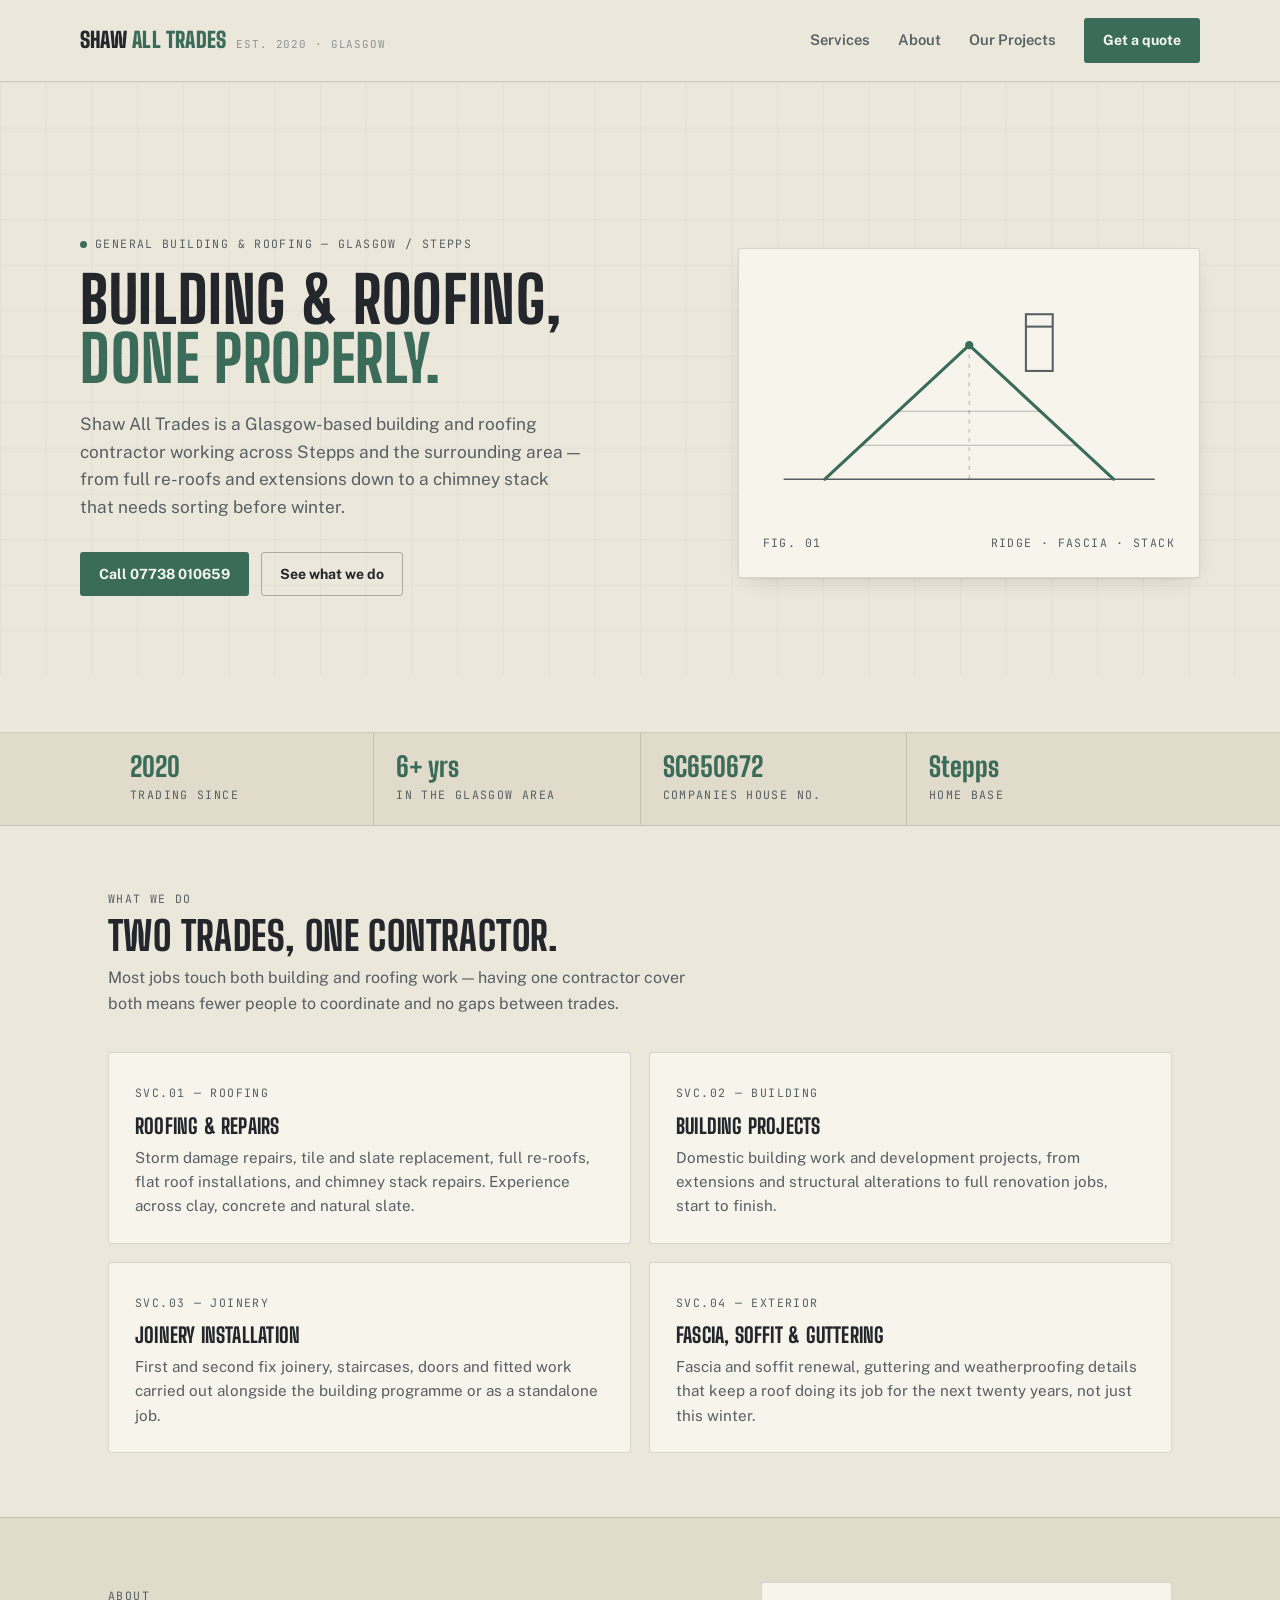
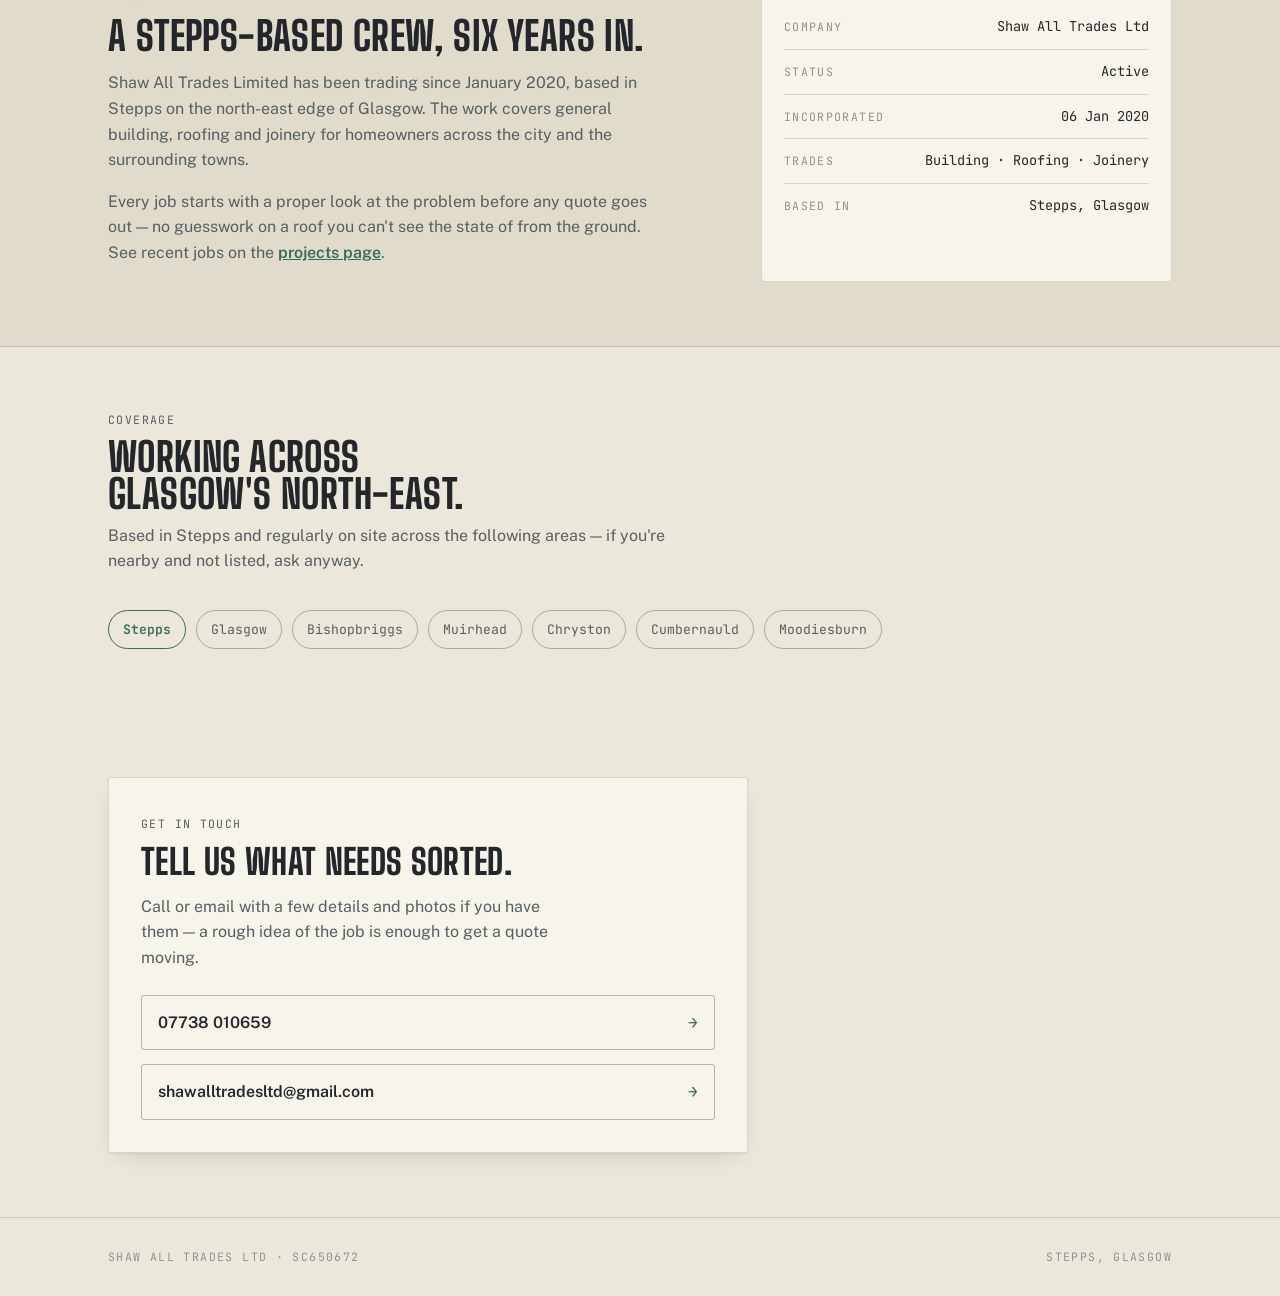
<file: index.html>
<!doctype html>
<html lang="en">
<head>
<meta charset="utf-8">
<meta name="viewport" content="width=device-width, initial-scale=1">
<title>Shaw All Trades — Building, Roofing &amp; Joinery, Glasgow</title>
<meta name="description" content="General building, roofing and joinery across Glasgow and Stepps.">
<link rel="preconnect" href="https://fonts.googleapis.com">
<link rel="preconnect" href="https://fonts.gstatic.com" crossorigin>
<link href="https://fonts.googleapis.com/css2?family=Big+Shoulders+Display:wght@600;700;800;900&family=Public+Sans:ital,wght@0,400;0,500;0,600;0,700;1,400&family=JetBrains+Mono:wght@400;500;600&display=swap" rel="stylesheet">
<link rel="stylesheet" href="assets/site.css">
</head>
<body>

<header>
  <div class="wrap header-row">
    <a class="brand" href="index.html">
      <span class="brand-mark">Shaw <span>All Trades</span></span>
      <span class="brand-tag mono">EST. 2020 &middot; GLASGOW</span>
    </a>
    <nav>
      <a href="index.html#services">Services</a>
      <a href="index.html#about">About</a>
      <a href="our-projects.html">Our Projects</a>
      <a href="index.html#contact" class="btn btn-primary">Get a quote</a>
    </nav>
  </div>
</header>

<main id="top">

  <section class="hero">
    <svg class="hero-grid" viewBox="0 0 1120 520" preserveAspectRatio="none" aria-hidden="true">
      <defs>
        <pattern id="grid" width="40" height="40" patternUnits="userSpaceOnUse">
          <path d="M40 0H0V40" fill="none" stroke="var(--line)" stroke-width="1"/>
        </pattern>
      </defs>
      <rect width="1120" height="520" fill="url(#grid)"/>
    </svg>

    <div class="wrap hero-inner">
      <div>
        <div class="eyebrow">
          <span class="eyebrow-dot"></span>
          <span class="label">General Building &amp; Roofing &mdash; Glasgow / Stepps</span>
        </div>
        <h1>Building &amp; roofing, <em>done properly.</em></h1>
        <p class="hero-sub">Shaw All Trades is a Glasgow-based building and roofing contractor working across Stepps and the surrounding area &mdash; from full re-roofs and extensions down to a chimney stack that needs sorting before winter.</p>
        <div class="hero-actions">
          <a class="btn btn-primary" href="tel:07738010659">Call 07738 010659</a>
          <a class="btn btn-ghost" href="index.html#services">See what we do</a>
        </div>
      </div>

      <div class="roofline-card">
        <svg class="roofline" viewBox="0 0 400 240" role="img" aria-label="Line drawing of a roof cross-section showing ridge, rafters, fascia and a chimney stack">
          <rect x="0" y="0" width="400" height="240" fill="none"/>
          <line x1="20" y1="200" x2="380" y2="200" stroke="var(--ink-soft)" stroke-width="1.5"/>
          <polyline points="60,200 200,70 340,200" fill="none" stroke="var(--accent)" stroke-width="3" stroke-linejoin="round" stroke-linecap="round"/>
          <line x1="200" y1="70" x2="200" y2="200" stroke="var(--line-strong)" stroke-width="1" stroke-dasharray="4 5"/>
          <line x1="95" y1="167" x2="305" y2="167" stroke="var(--line-strong)" stroke-width="1"/>
          <line x1="130" y1="134" x2="270" y2="134" stroke="var(--line-strong)" stroke-width="1"/>
          <rect x="255" y="40" width="26" height="55" fill="none" stroke="var(--ink-soft)" stroke-width="2"/>
          <line x1="255" y1="52" x2="281" y2="52" stroke="var(--ink-soft)" stroke-width="2"/>
          <circle cx="200" cy="70" r="4" fill="var(--accent)"/>
        </svg>
        <div class="roofline-caption mono">
          <span class="label">FIG. 01</span>
          <span class="label">RIDGE &middot; FASCIA &middot; STACK</span>
        </div>
      </div>
    </div>
  </section>

  <div class="stats">
    <div class="wrap">
      <div class="stats-row">
        <div class="stat">
          <div class="stat-value mono">2020</div>
          <div class="stat-label label">Trading since</div>
        </div>
        <div class="stat">
          <div class="stat-value mono">6+ yrs</div>
          <div class="stat-label label">In the Glasgow area</div>
        </div>
        <div class="stat">
          <div class="stat-value mono">SC650672</div>
          <div class="stat-label label">Companies House no.</div>
        </div>
        <div class="stat">
          <div class="stat-value mono">Stepps</div>
          <div class="stat-label label">Home base</div>
        </div>
      </div>
    </div>
  </div>

  <section id="services">
    <div class="wrap">
      <div class="section-head">
        <span class="label">What we do</span>
        <h2>Two trades, one contractor.</h2>
        <p>Most jobs touch both building and roofing work &mdash; having one contractor cover both means fewer people to coordinate and no gaps between trades.</p>
      </div>

      <div class="services-grid">
        <div class="service-card">
          <span class="service-tag mono label">SVC.01 &mdash; ROOFING</span>
          <h3>Roofing &amp; repairs</h3>
          <p>Storm damage repairs, tile and slate replacement, full re-roofs, flat roof installations, and chimney stack repairs. Experience across clay, concrete and natural slate.</p>
        </div>
        <div class="service-card">
          <span class="service-tag mono label">SVC.02 &mdash; BUILDING</span>
          <h3>Building projects</h3>
          <p>Domestic building work and development projects, from extensions and structural alterations to full renovation jobs, start to finish.</p>
        </div>
        <div class="service-card">
          <span class="service-tag mono label">SVC.03 &mdash; JOINERY</span>
          <h3>Joinery installation</h3>
          <p>First and second fix joinery, staircases, doors and fitted work carried out alongside the building programme or as a standalone job.</p>
        </div>
        <div class="service-card">
          <span class="service-tag mono label">SVC.04 &mdash; EXTERIOR</span>
          <h3>Fascia, soffit &amp; guttering</h3>
          <p>Fascia and soffit renewal, guttering and weatherproofing details that keep a roof doing its job for the next twenty years, not just this winter.</p>
        </div>
      </div>
    </div>
  </section>

  <section class="about" id="about">
    <div class="wrap about-grid">
      <div class="about-copy">
        <span class="label">About</span>
        <h2 style="margin-top:10px; font-size:clamp(1.8rem,3.4vw,2.5rem);">A Stepps-based crew, six years in.</h2>
        <p>Shaw All Trades Limited has been trading since January 2020, based in Stepps on the north-east edge of Glasgow. The work covers general building, roofing and joinery for homeowners across the city and the surrounding towns.</p>
        <p>Every job starts with a proper look at the problem before any quote goes out &mdash; no guesswork on a roof you can't see the state of from the ground. See recent jobs on the <a href="our-projects.html" style="color:var(--accent); font-weight:600;">projects page</a>.</p>
      </div>
      <div class="cert-card">
        <div class="cert-row"><span class="label">Company</span><span class="value">Shaw All Trades Ltd</span></div>
        <div class="cert-row"><span class="label">Status</span><span class="value">Active</span></div>
        <div class="cert-row"><span class="label">Incorporated</span><span class="value">06 Jan 2020</span></div>
        <div class="cert-row"><span class="label">Trades</span><span class="value">Building &middot; Roofing &middot; Joinery</span></div>
        <div class="cert-row"><span class="label">Based in</span><span class="value">Stepps, Glasgow</span></div>
      </div>
    </div>
  </section>

  <section id="area">
    <div class="wrap">
      <div class="section-head">
        <span class="label">Coverage</span>
        <h2>Working across Glasgow's north-east.</h2>
        <p>Based in Stepps and regularly on site across the following areas &mdash; if you're nearby and not listed, ask anyway.</p>
      </div>
      <div class="area-list">
        <span class="area-chip is-base">Stepps</span>
        <span class="area-chip">Glasgow</span>
        <span class="area-chip">Bishopbriggs</span>
        <span class="area-chip">Muirhead</span>
        <span class="area-chip">Chryston</span>
        <span class="area-chip">Cumbernauld</span>
        <span class="area-chip">Moodiesburn</span>
      </div>
    </div>
  </section>

  <section id="contact">
    <div class="wrap">
      <div class="contact-card" style="max-width:640px;">
        <span class="label">Get in touch</span>
        <h2 style="margin-top:10px;">Tell us what needs sorted.</h2>
        <p>Call or email with a few details and photos if you have them &mdash; a rough idea of the job is enough to get a quote moving.</p>
        <div class="contact-links">
          <a class="contact-link" href="tel:07738010659">
            <span>07738 010659</span>
            <span class="arrow">&rarr;</span>
          </a>
          <a class="contact-link" href="mailto:shawalltradesltd@gmail.com?subject=Quote%20request">
            <span>shawalltradesltd@gmail.com</span>
            <span class="arrow">&rarr;</span>
          </a>
        </div>
      </div>
    </div>
  </section>

</main>

<footer>
  <div class="wrap footer-row">
    <span class="label mono">SHAW ALL TRADES LTD &middot; SC650672</span>
    <span class="label">Stepps, Glasgow</span>
  </div>
</footer>

</body>
</html>
</file>
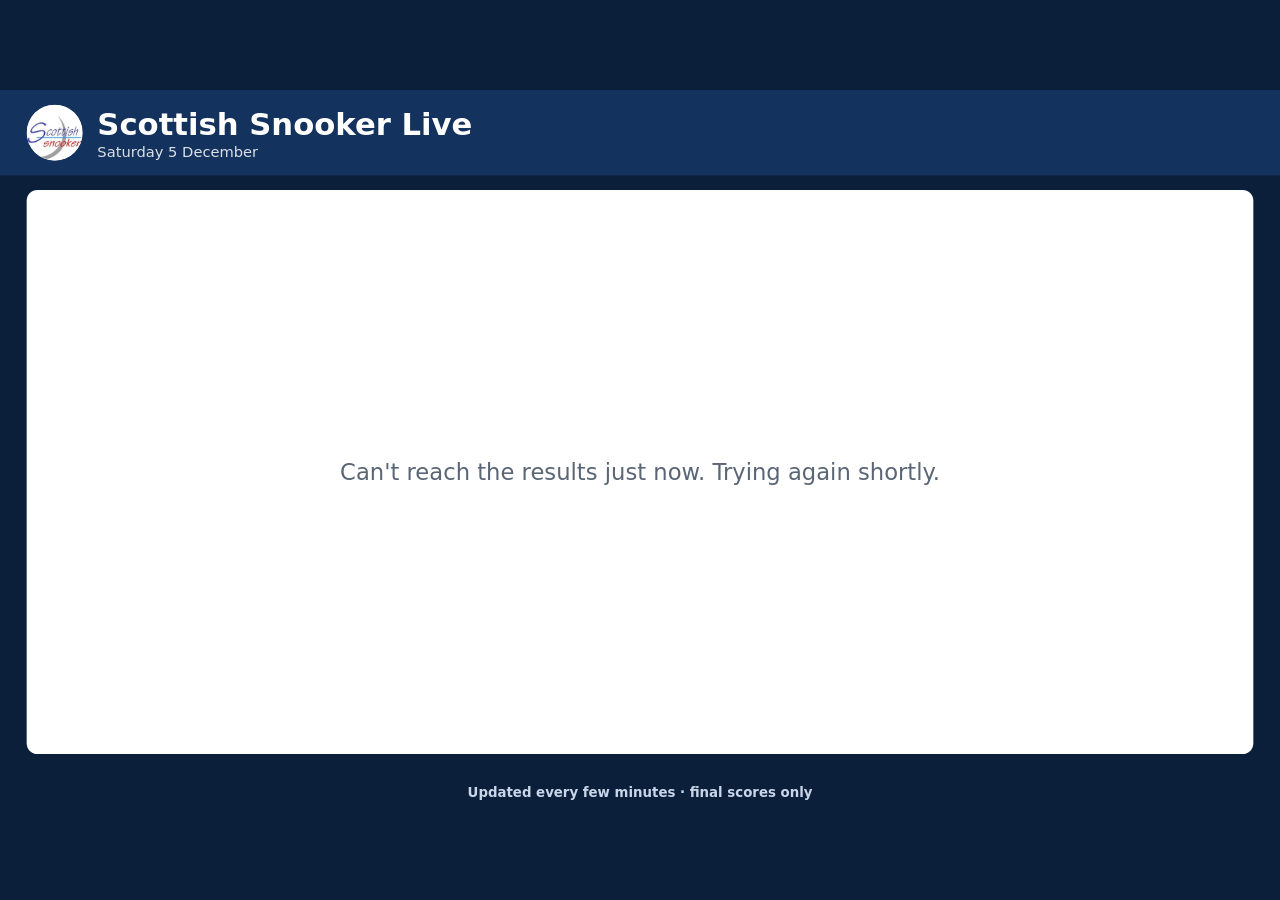
<file: ss-live-demo/index.html>
<!doctype html>
<html lang="en-GB">
<head>
<meta charset="utf-8">
<meta name="viewport" content="width=device-width,initial-scale=1">
<meta name="robots" content="noindex,nofollow">
<title>Scottish Snooker Live</title>
<link rel="icon" type="image/png" id="favicon">
<style>
*{box-sizing:border-box}
html,body{margin:0}
body{font-family:system-ui,-apple-system,"Segoe UI",Roboto,Arial,sans-serif;color:#16202c;background:#eef1f5;-webkit-text-size-adjust:100%}
.nar{font-family:"Arial Narrow","Roboto Condensed",Arial,sans-serif;font-weight:700}
.ball{display:inline-block;width:.8em;height:.8em;border-radius:50%;background:radial-gradient(circle at 32% 30%,rgba(255,255,255,.9) 0 .08em,transparent .14em),var(--b);box-shadow:inset -.1em -.15em .2em rgba(0,0,0,.35);vertical-align:-.05em;margin-right:.3em}
.live{display:inline-flex;align-items:center;gap:6px;font:700 .72rem system-ui,sans-serif;letter-spacing:.08em;color:#fff;background:#c8102e;border-radius:99px;padding:3px 9px}
.live:before{content:"";width:7px;height:7px;border-radius:50%;background:#fff}
.done-tag{display:inline-block;font:700 .72rem system-ui,sans-serif;letter-spacing:.08em;color:#fff;background:#1f6b3a;border-radius:99px;padding:3px 9px}
.ip{font:700 .7rem system-ui,sans-serif;text-transform:uppercase;letter-spacing:.05em;color:#c8102e;border:1.5px solid #c8102e;border-radius:99px;padding:2px 8px;white-space:nowrap}
.ip.st{color:#5a6676;border-color:#5a6676}
.century{font:700 .6rem system-ui,sans-serif;letter-spacing:.05em;text-transform:uppercase;padding:1px 7px;border-radius:99px;background:#fff1c2;color:#8a6100;border:1px solid #e0b000;margin-left:6px;vertical-align:middle;white-space:nowrap}
.century.max{background:linear-gradient(90deg,#b8860b,#f6d365,#b8860b);color:#2a1a00;border-color:#b8860b}
table.lg{border-collapse:collapse;width:100%}
table.lg th{font:600 .66rem system-ui,sans-serif;text-transform:uppercase;letter-spacing:.05em;color:#5a6676;text-align:left;padding:5px 6px;background:#f3f5f8}
table.lg td{padding:6px;border-top:1px solid #e3e7ee}
table.lg .n{text-align:right}
table.lg tr.q td{background:#e3efe6}
table.lg tr.q td:first-child{box-shadow:inset 3px 0 #1f6b3a}

/* ---------- phone / computer ---------- */
#phone{max-width:640px;margin:0 auto}
.top{background:#14325e;color:#fff;padding:12px 14px;display:flex;align-items:center;gap:10px}
.top img{width:42px;height:42px;border-radius:50%;background:#fff;flex:none}
.top b{font-size:1.2rem;display:block}
.top small{opacity:.8;font-size:.8rem}
.ev{background:#fff;margin:10px;border-radius:12px;border:1px solid #d3d9e2;overflow:hidden}
.evh{padding:12px 14px;border-top:5px solid var(--c,#151515)}
.evh h2{font-size:1.25rem;margin:6px 0 2px}
.evh p{margin:0;color:#5a6676;font-size:.86rem}
.tabs{display:flex;border-top:1px solid #e3e7ee;border-bottom:1px solid #e3e7ee;overflow-x:auto}
.tabs button{flex:1 0 auto;background:none;border:0;padding:10px 7px;font:600 .7rem system-ui,sans-serif;text-transform:uppercase;letter-spacing:.03em;color:#5a6676;cursor:pointer;white-space:nowrap}
.tabs button[aria-selected="true"]{color:#14325e;box-shadow:inset 0 -3px #14325e}
.sec{padding:12px 14px 4px;font:700 .74rem system-ui,sans-serif;text-transform:uppercase;letter-spacing:.06em;color:#5a6676}
.tb{display:flex;align-items:center;gap:10px;padding:10px 14px;border-top:1px solid #eef1f5}
.tno{font:700 .74rem system-ui,sans-serif;color:#fff;background:#1f6b3a;border-radius:6px;padding:4px 7px;min-width:64px;text-align:center;flex:none}
.tno.free{background:#9aa3af}
.tb .m{flex:1;font-size:.93rem;min-width:0}
.tb .m small{display:block;color:#5a6676;font-size:.76rem}
.nx{padding:2px 14px 12px;font-size:.88rem;line-height:1.6}
.gwrap{padding:0 8px 12px}
.gwrap h3{font-size:.95rem;margin:12px 6px 4px}
.res{display:flex;justify-content:space-between;gap:10px;padding:9px 14px;border-top:1px solid #eef1f5;font-size:.92rem}
.res small{display:block;color:#5a6676;font-size:.74rem}
.res .sc{font-size:1.15rem;white-space:nowrap}
.res .w{font-weight:700}
.rounds{display:flex;gap:6px;padding:10px 14px 4px;overflow-x:auto}
.rounds button{font:600 .78rem system-ui,sans-serif;border:1px solid #d3d9e2;background:#fff;border-radius:99px;padding:5px 11px;white-space:nowrap;color:#16202c;cursor:pointer}
.rounds button[aria-selected="true"]{background:#14325e;border-color:#14325e;color:#fff}
.mt{margin:8px 14px;border:1px solid #e3e7ee;border-radius:10px;overflow:hidden}
.mt.play{border-color:#c8102e;box-shadow:0 0 0 1px #c8102e}
.mh{display:flex;justify-content:space-between;align-items:center;padding:5px 10px;background:#f3f5f8}
.mh small{font-size:.76rem;color:#5a6676;font-weight:600}
.fin{font:700 .66rem system-ui,sans-serif;text-transform:uppercase;letter-spacing:.05em;color:#5a6676}
.pl{display:flex;justify-content:space-between;padding:7px 10px;border-top:1px solid #eef1f5;font-size:.95rem;background:#fff}
.pl b{font-size:1.1rem;min-width:1.2em;text-align:right}
.pl.w span{font-weight:700}.pl.w b{color:#1f6b3a}
.mt.done .pl:not(.w) span{color:#5a6676}
.mt.tbc .pl span{color:#5a6676;font-style:italic}
.winner{margin:12px 14px;padding:14px;border-radius:12px;background:linear-gradient(135deg,#fff7d6,#ffe9a8);border:2px solid #e0b000;text-align:center}
.winner b{display:block;font-size:1.5rem;margin:2px 0}
.winner span{font-size:.88rem;color:#5a3d00}
.up{display:flex;gap:10px;align-items:center;padding:12px 14px;border-top:1px solid #eef1f5}
.up:first-of-type{border-top:0}
.up b{font-size:1rem}.up small{display:block;color:#5a6676;font-size:.82rem}
.pagebar{background:#fff;padding:10px 12px;border-bottom:1px solid #e3e7ee;position:sticky;top:0;z-index:5;box-shadow:0 2px 6px rgba(20,50,94,.08)}
.pagebar p{margin:0;font:600 .82rem system-ui,sans-serif;color:#14325e}
.pills{display:flex;gap:6px;flex-wrap:wrap;margin-top:8px}
.pills button{border:0;border-radius:99px;padding:6px 11px;font:600 .78rem system-ui,sans-serif;background:#eef1f6;color:#14325e;cursor:pointer}
.pills button[aria-pressed="true"]{background:#14325e;color:#fff}
.foot{text-align:center;color:#5a6676;font-size:.8rem;padding:10px 12px 22px;line-height:1.5}
.empty{padding:14px;color:#5a6676;font-style:italic}

/* ---------- TV (designed at 1920 x 1080, scaled to fit) ---------- */
#tvbox{position:fixed;inset:0;background:#0b1f3a;overflow:hidden}
#tv{position:absolute;left:0;top:0;width:1920px;height:1080px;transform-origin:0 0;color:#fff}
#tv .hd{display:flex;align-items:center;gap:22px;padding:20px 40px;background:#14325e;height:128px}
#tv .hd img{width:84px;height:84px;border-radius:50%;background:#fff}
#tv .hd h1{font-size:46px;margin:0;white-space:nowrap;overflow:hidden;text-overflow:ellipsis;max-width:1500px}
#tv .hd p{margin:2px 0 0;font-size:22px;opacity:.85}
#tv .hd .live,#tv .hd .done-tag{font-size:18px;padding:6px 16px;margin-left:auto}
#tv .grid{display:grid;grid-template-columns:1.05fr 1.6fr .95fr;gap:24px;padding:22px 40px;height:890px}
#tv .card{background:#fff;color:#16202c;border-radius:16px;padding:16px 20px;overflow:hidden}
#tv .card h2{font-size:25px;margin:0 0 8px;color:#14325e;text-transform:uppercase;letter-spacing:.04em}
#tv .ttb{display:flex;align-items:center;gap:12px;padding:8px 0;border-top:1px solid #e3e7ee;font-size:20px;line-height:1.2}
#tv .ttb .tno{font-size:16px;padding:5px 8px;min-width:88px}
#tv .ttb .m{flex:1;min-width:0}
#tv .ttb small{display:block;font-size:14px;color:#5a6676}
#tv .ip{font-size:14px}
#tv .gg{display:grid;grid-template-columns:1fr 1fr;gap:14px 18px}
#tv .gg h3{margin:0 0 4px;font-size:19px}
#tv .gg table.lg{font-size:17px}
#tv .gg table.lg td{padding:4px 6px}
#tv .gg table.lg th{font-size:11px;padding:3px 6px}
#tv .rr{display:flex;justify-content:space-between;gap:10px;padding:8px 0;border-top:1px solid #e3e7ee;font-size:19px}
#tv .rr small{display:block;font-size:13px;color:#5a6676}
#tv .rr .sc{font-size:23px;white-space:nowrap}
#tv .hb{margin-top:16px;background:#fff1c2;border:2px solid #e0b000;border-radius:12px;padding:12px 16px;font-size:21px;text-align:center;color:#16202c}
#tv .hb b{display:block;font-size:46px}
#tv .note5{position:absolute;left:40px;right:40px;bottom:14px;font-size:20px;color:#c9d6ea;text-align:center}
#tv .kwrap{display:grid;grid-template-columns:1fr 380px;gap:24px;padding:22px 40px;height:890px}
#tv .br{background:#fff;color:#16202c;border-radius:16px;padding:14px 20px;display:grid;grid-template-columns:repeat(4,1fr);gap:22px}
#tv .col{display:flex;flex-direction:column;justify-content:space-around}
#tv .col h2{font-size:22px;color:#14325e;text-transform:uppercase;margin:0;letter-spacing:.04em}
#tv .lab{margin:0 0 3px;font:700 13px system-ui,sans-serif;text-transform:uppercase;letter-spacing:.05em;color:#5a6676;height:16px}
#tv .lab.play{color:#c8102e}
#tv .bx{border:1px solid #d3d9e2;border-radius:10px;overflow:hidden;font-size:18px}
#tv .bx div{display:flex;justify-content:space-between;padding:4px 10px}
#tv .bx div+div{border-top:1px solid #eef1f5}
#tv .bx b{font-size:21px}
#tv .bx .w{background:#e3efe6;font-weight:700}
#tv .bx .w b{color:#1f6b3a}
#tv .bx.play{border:3px solid #c8102e}
#tv .bx.tbc{border-style:dashed;color:#5a6676}
#tv .side{display:flex;flex-direction:column;gap:20px}
#tv .champ{background:linear-gradient(135deg,#fff7d6,#ffe9a8);border:3px solid #e0b000;border-radius:16px;padding:18px;text-align:center;color:#3a2a00}
#tv .champ b{display:block;font-size:44px;margin:4px 0}
#tv .champ span{font-size:20px}

/* players, notes */
.sumline{padding:12px 14px 0;font-size:.95rem}.sumline b{font-size:1.02rem}.sumline .sub{color:#5a6676;font-size:.85rem}
.pgrp{padding:4px 14px 10px}.pgrp h4{margin:10px 0 6px;font:700 .8rem system-ui,sans-serif;text-transform:uppercase;letter-spacing:.05em;display:flex;gap:8px;align-items:center}
.pgrp h4 .cnt,#tv .cnt{font:700 .72rem system-ui,sans-serif;border-radius:99px;padding:1px 8px;color:#fff;background:#1f6b3a}
.pgrp.h-coming h4 .cnt{background:#1d4f91}.pgrp.h-not h4 .cnt{background:#a8461c}.pgrp.h-wd h4 .cnt,.pgrp.h-ns h4 .cnt{background:#5a6676}
.names{columns:2;column-gap:16px;font-size:.92rem;line-height:1.75}.names span{display:block;break-inside:avoid}
.names.dim span,#tv .dim span{color:#5a6676}.names.strike span,#tv .strike span{color:#8a94a3;text-decoration:line-through}
.stale{margin:8px 0 0;padding:6px 10px;border-radius:8px;background:#fbe9e0;color:#a8461c;font-size:.84rem;font-weight:600}
.evfoot{margin:0;padding:8px 14px 10px;color:#5a6676;font-size:.76rem;border-top:1px solid #eef1f5}
#tv .pwrap{display:grid;grid-template-columns:1fr 440px;gap:24px;padding:22px 40px;height:890px}
#tv .tvbar{display:flex;align-items:center;gap:12px;padding:0 40px;height:64px;background:#fff;color:#14325e;font:600 22px system-ui,sans-serif}
#tv .tvbar .upd{margin-right:10px}
#tv .tvbar button{border:0;border-radius:99px;padding:8px 20px;font:600 22px system-ui,sans-serif;background:#eef1f6;color:#14325e;cursor:pointer}
#tv .tvbar button[aria-pressed="true"]{background:#14325e;color:#fff}
#tv .tvbar .hint{margin-left:auto;font-weight:400;color:#5a6676}
#tv.withbar .grid,#tv.withbar .pwrap,#tv.withbar .kwrap{height:826px}
#tv .pwrap h2{display:flex;gap:12px;align-items:center}#tv .cnt{font-size:18px;padding:2px 12px}
#tv .big{columns:3;column-gap:30px;font-size:26px;line-height:1.7}#tv .big span{display:block}
#tv .drawnext{font:700 34px "Arial Narrow",Arial,sans-serif;color:#14325e;text-align:center;margin-top:30px}
</style>
</head>
<body>
<div id="phone" hidden></div>
<div id="tvbox" hidden><div id="tv"></div></div>
<script>
"use strict";
/* Scottish Snooker Live: the public results page.
   Shows what the Tour Manager laptops send to the live results store (live/worker.mjs): final scores only,
   a few seconds after each save (at most every 3 minutes per event). It reads GET <store>/day/<today> every 30 seconds
   (with ?b=<20-second slot>, so the store's one-minute edge cache gives a copy at most 20 seconds old).
   Address options:  ?demo  a pretend Masters day instead of real results (?demo&speed=fast: an update every 20 seconds)
                     ?view=tv | ?view=phone  choose the layout (otherwise a wide screen gets the TV layout)
                     ?venue=Locarno  the TV shows only that venue's event (when several are on)
                     ?rotate  a TV nobody touches takes turns through the events, 30 seconds each (otherwise:
                              tap a venue button to switch)
                     ?store=https://…  read another store (for testing) */
const LOGO = "[data-uri]";
document.getElementById("favicon").href = LOGO;      // the logo is in the page once
const STORE_DEFAULT = "https://snooker-live.tom-shaw1968.workers.dev";
const QS = new URLSearchParams(location.search);
const DEMO = QS.has("demo") || !/^https?:/.test(QS.get("store") || STORE_DEFAULT);
const STORE = (QS.get("store") || STORE_DEFAULT).replace(/\/+$/, "");
const POLL_MS = 30000;                          // check for news every 30 seconds
const SLOT_MS = 20000;                          // a new address every 20 seconds, so the store's cached copy is at most that old
const BALL = { "main-tour":"#1f8a3c", masters:"#151515", seniors:"#1e5bd8", womens:"#ec6fa0", billiards:"#f4f1e6", u21:"#f6d32d", u18:"#7b4a1e", u14:"#c8102e", sotf:"#c8102e" };
const NOTE = "Updated every few minutes · final scores only";
const esc = s => String(s??"").replace(/[&<>"]/g,c=>({"&":"&amp;","<":"&lt;",">":"&gt;",'"':"&quot;"}[c]));
const $ = id => document.getElementById(id);
function ukDate(when = new Date()){
  const p = Object.fromEntries(new Intl.DateTimeFormat("en-GB",{ timeZone:"Europe/London", year:"numeric", month:"2-digit", day:"2-digit" }).formatToParts(when).map(x=>[x.type,x.value]));
  return `${p.year}-${p.month}-${p.day}`;
}
const longDay = d => d ? new Date(d+"T12:00:00").toLocaleDateString("en-GB",{weekday:"long",day:"numeric",month:"long"}) : "";
const hhmm = t => t ? new Date(t).toLocaleTimeString("en-GB",{hour:"2-digit",minute:"2-digit",timeZone:"Europe/London"}) : "";
const badge = v => v===147 ? `<span class="century max">Maximum</span>` : v>=100 ? `<span class="century">Century</span>` : "";
const surname = n => { const w = String(n).trim().split(/\s+/); return (w.length>1 ? w[w.length-1]+" "+w.slice(0,-1).join(" ") : w[0]).toLowerCase(); };
const bySurname = l => (l||[]).slice().sort((a,b)=>surname(a).localeCompare(surname(b),"en-GB"));
const scoreText = r => r.wo ? "w/o" : `${r.sa}–${r.sb}`;
const finalText = w => w && w.score ? ` ${w.score}` : "";
const kindName0 = e => e.kind==="qualifying" ? "Qualifying" : e.kind==="finals" ? "Finals" : e.stage==="knockout"||e.stage==="finished" ? "Knockout" : "Groups";
// "Masters Event 2 · Knockout", but just "Main Tour qualifying" when the name already says what kind it is
const evTitle = e => { const k = kindName0(e), n = String(e.name||""); return n.toLowerCase().includes(k.toLowerCase().replace(/s$/,"")) ? esc(n) : `${esc(n)} · ${k}`; };

/* ---------- getting the day's events ---------- */
let events = [], lastOk = null, lastErr = "", fetching = false;
async function load(){
  if (DEMO){ events = [demoMessage(Date.now())]; lastOk = Date.now(); lastErr = ""; return; }
  if (fetching) return; fetching = true;
  try{
    const r = await fetch(`${STORE}/day/${ukDate()}?b=${Math.floor(Date.now()/SLOT_MS)}`, { cache:"no-store" });
    const d = await r.json(); if (!d.ok) throw new Error(d.error || "no results");
    events = d.events || []; lastOk = Date.now(); lastErr = "";
  }catch(e){ lastErr = "Can't reach the results just now. Trying again shortly."; }
  finally{ fetching = false; }
}

/* ---------- phone / computer ---------- */
const view = {};       // per event: { tab, round, chosen }
function tabsFor(m){
  const t = [["players",`Players (${["here","coming","notHere"].reduce((n,k)=>n+(m.players?.[k]?.length||0),0)})`]];
  if (m.knockout) t.push(["ko", m.event.kind==="finals" ? "Draw" : "Knockout"]);
  if (m.event.stage!=="entries" && m.event.stage!=="finished") t.push(["tables","Tables"]);
  if ((m.groups||[]).length) t.push(["groups","Groups"]);
  if (m.event.stage!=="entries"){ t.push(["results","Results"]); t.push(["breaks","Breaks"]); }
  return t;
}
function defaultTab(m){ const s = m.event.stage; return s==="entries" ? "players" : m.knockout && (s==="knockout"||s==="finished") ? "ko" : s==="finished" ? "groups" : "tables"; }
function playersHtml(m){
  const P = m.players || {}, parts = [["here","Here","h-here",""],["coming","On their way","h-coming","dim"],["notHere","Not here yet","h-not","dim"],["withdrawn","Withdrawn","h-wd","strike"],["noShow","No show","h-ns","strike"]].filter(x=>(P[x[0]]||[]).length);
  if (!parts.length) return `<p class="empty">No players entered yet.</p>`;
  const sum = parts.map(([k,l])=>`${P[k].length} ${l.toLowerCase()}`).join(" · ");
  return `<div class="sumline"><b>${sum}</b>${m.event.stage==="entries" ? `<br><span class="sub">Players arriving. The ${m.event.kind==="finals" ? "draw" : "groups"} appear${m.event.kind==="finals"?"s":""} here once the draw is made.</span>` : ""}</div>
    ${parts.map(([k,l,c,d])=>`<div class="pgrp ${c}"><h4>${l} <span class="cnt">${P[k].length}</span></h4><div class="names ${d}">${bySurname(P[k]).map(n=>`<span>${esc(n)}</span>`).join("")}</div></div>`).join("")}`;
}
function leagueTable(rows){
  return `<table class="lg"><thead><tr><th>#</th><th>Player</th><th class="n">P</th><th class="n">W</th><th class="n">Pts</th><th class="n">f/d</th></tr></thead><tbody>${(rows||[]).map(r=>
    `<tr class="${r.q?"q":""}"><td>${r.pos??""}</td><td><b>${esc(r.name)}</b></td><td class="n">${r.p}</td><td class="n">${r.w}</td><td class="n"><b>${r.pts}</b></td><td class="n">${r.fd>0?"+":""}${r.fd}</td></tr>`).join("")}</tbody></table>`;
}
function koMatchPhone(x){
  const a = x.a || x.aFrom || "", b = x.b || x.bFrom || "", known = !!(x.a && x.b), st = x.status;
  const tag = st==="play" ? `<span class="ip" style="font-size:.66rem">In play</span>` : st==="done" ? `<span class="fin">Finished</span>` : `<span class="fin">${known ? "Next" : "To come"}</span>`;
  const where = x.table ? `${esc(x.table)}${st==="wait" ? " · next" : ""}` : "";
  const sc = side => st==="done" && !x.wo ? (side==="a" ? x.sa : x.sb) : st==="done" && x.wo ? (x.winner===(side==="a"?x.a:x.b) ? "w/o" : "") : "";
  return `<div class="mt ${st} ${known?"":"tbc"}"><div class="mh">${tag}<small>${where}</small></div>
    <div class="pl ${st==="done"&&x.winner===x.a?"w":""}"><span>${esc(a)}</span><b class="nar">${sc("a")}</b></div><div class="pl ${st==="done"&&x.winner===x.b?"w":""}"><span>${esc(b)}</span><b class="nar">${sc("b")}</b></div></div>`;
}
function eventCardPhone(m){
  const e = m.event, v = view[e.id] ||= { tab:null, round:null, chosen:false, roundChosen:false }, tabs = tabsFor(m);
  if (!v.chosen || !tabs.some(t=>t[0]===v.tab)) v.tab = defaultTab(m);
  const colour = BALL[e.comp] || "#14325e", over = e.stage==="finished";
  let body = "";
  if (v.tab==="players") body = playersHtml(m);
  if (v.tab==="tables"){
    body = `<div class="sec">On the tables now</div>${(m.tables||[]).length ? m.tables.map(t=>`<div class="tb"><span class="tno ${t.status==="free"?"free":""}">${esc(t.label)}</span>
      ${t.status==="play" ? `<div class="m"><b>${esc(t.a)}</b> v <b>${esc(t.b)}</b><small>${esc(t.stage)}</small></div><span class="ip">In play</span>` : `<div class="m"><small>Free</small></div>`}</div>`).join("") : `<p class="empty">No matches on yet.</p>`}
      <div class="sec">Next up</div><div class="nx">${(m.next||[]).slice(0,4).map(n=>`${esc(n.a)} v ${esc(n.b)} · ${esc(n.stage)}${n.table?` · ${esc(n.table)}`:""}`).join("<br>") || "Waiting for the next matches."}</div>`;
  }
  if (v.tab==="groups") body = `<div class="gwrap">${m.groups.map(g=>`<h3>Group ${esc(g.letter)}${g.done?` <span class="fin" style="margin-left:6px">Finished</span>`:""}</h3>${leagueTable(g.rows)}`).join("")}
      <p class="foot" style="padding-bottom:4px">2 points for a win. Green: in a qualifying place.</p></div>`;
  if (v.tab==="results") body = (m.results||[]).length ? m.results.map(r=>`<div class="res"><div><span class="${r.winner===r.a?"w":""}">${esc(r.a)}</span> v <span class="${r.winner===r.b?"w":""}">${esc(r.b)}</span><small>${esc(r.stage)}</small></div><b class="sc nar">${scoreText(r)}</b></div>`).join("")
      : `<p class="empty">No results yet.</p>`;
  if (v.tab==="breaks") body = (m.breaks||[]).length ? m.breaks.map(b=>`<div class="res"><div><b>${esc(b.player)}</b> v ${esc(b.opponent)}<small>${esc(b.stage)}</small></div><b class="sc nar">${b.value}${badge(b.value)}</b></div>`).join("")
      : `<p class="empty">No breaks of 40 or more yet.</p>`;
  if (v.tab==="ko"){
    const rounds = m.knockout.rounds || [], cur = rounds.findIndex(r=>r.matches.some(x=>x.status!=="done"));
    if (!v.roundChosen || v.round==null || v.round>=rounds.length) v.round = cur<0 ? rounds.length-1 : cur;
    body = `${m.winner ? `<div class="winner">Winner<b>${esc(m.winner.name)}</b><span>beat ${esc(m.winner.runnerUp)}${finalText(m.winner)} in the final</span></div>` : ""}
      <div class="rounds">${rounds.map((r,i)=>`<button data-ev="${esc(e.id)}" data-round="${i}" aria-selected="${i===v.round}" type="button">${esc(r.name)}</button>`).join("")}</div>
      ${(rounds[v.round]?.matches||[]).map(koMatchPhone).join("")}`;
  }
  const stale = !over && m.sent && Date.now() - Date.parse(m.sent) > 20*60000;
  return `<div class="ev" id="ev-${esc(e.id)}" style="--c:${colour}"><div class="evh">${over ? `<span class="done-tag">FINISHED</span>` : `<span class="live">LIVE${m.sent ? ` · last result ${hhmm(m.sent)}` : ""}</span>`}
      <h2><span class="ball" style="--b:${colour}"></span>${evTitle(e)}</h2>
      <p>${esc(e.venue)} · ${longDay(e.date)}${e.td?` · TD ${esc(e.td)}`:""}</p>
      ${over && !m.knockout && (m.groups||[]).length ? `<p style="margin-top:6px;color:#1f6b3a;font-weight:600">Finished: the qualifiers are in green on the Groups tab.</p>` : ""}
      ${stale ? `<p class="stale">Waiting for the venue's next update (last ${hhmm(m.sent)}).</p>` : ""}</div>
    <div class="tabs" role="tablist">${tabs.map(([k,l])=>`<button data-ev="${esc(e.id)}" data-tab="${k}" role="tab" aria-selected="${k===v.tab}" type="button">${l}</button>`).join("")}</div>
    ${body}<p class="evfoot">Last result ${hhmm(m.sent)}</p></div>`;
}
// A short name for each event's button: the venue, or the event's name when two are at the same venue
const pillName = (m, all) => { const v = String(m.event.venue||"").split(",")[0].trim(); return all.filter(x=>String(x.event.venue||"").split(",")[0].trim()===v).length>1 || !v ? `${m.event.name}${v ? " · " + v : ""}` : v; };
let picked = null;
function renderPhone(){
  const latest = events.map(m=>m.sent).filter(Boolean).sort().pop();
  if (!events.some(m=>m.event.id===picked)) picked = events[0]?.event.id || null;
  const bar = lastOk ? `<div class="pagebar"><p>Page updated ${hhmm(lastOk)}${events.length>1 ? ` · ${events.length} events on today` : ""}</p>
    ${events.length>1 ? `<div class="pills">${events.map(m=>`<button type="button" data-jump="${esc(m.event.id)}" aria-pressed="${m.event.id===picked}">${esc(pillName(m, events))}</button>`).join("")}</div>` : ""}</div>` : "";
  $("phone").innerHTML = `<div class="top"><img src="${LOGO}" alt=""><div><b>Scottish Snooker Live</b><small>Results through the day</small></div></div>
    ${bar}
    ${lastErr ? `<p class="stale" style="margin:10px">${esc(lastErr)}</p>` : ""}
    ${events.length ? events.map(eventCardPhone).join("") : lastOk ? `<div class="ev"><p class="empty" style="font-style:normal">No Scottish Snooker events have sent results today. On event days, results appear here as the day goes on.</p></div>` : `<p class="empty">Loading…</p>`}
    <div class="foot"><b>${NOTE}</b><br>${latest ? `Last update ${hhmm(latest)} · ` : ""}the page refreshes by itself
      ${DEMO ? `<br><span style="opacity:.75">Demo: the players and results are pretend.</span>` : ""}</div>`;
}

/* ---------- TV (designed at 1920 x 1080, scaled to fit) ---------- */
let tvIndex = 0, tvTurn = Date.now(), tvPick = null;
function renderTV(){
  let list = events; const venue = QS.get("venue");
  if (venue) list = list.filter(m=>String(m.event.venue).toLowerCase().includes(venue.toLowerCase()));
  if (!list.length){
    $("tv").classList.remove("withbar");
    $("tv").innerHTML = `<div class="hd"><img src="${LOGO}" alt=""><div><h1>Scottish Snooker Live</h1><p>${longDay(ukDate())}</p></div></div>
      <div class="grid" style="grid-template-columns:1fr"><div class="card" style="display:flex;align-items:center;justify-content:center;font-size:34px;color:#5a6676;text-align:center">${lastErr ? esc(lastErr) : "No results have been sent yet today.<br>They will appear here as the day goes on."}</div></div>
      <div class="note5"><b>${NOTE}</b></div>`;
    return;
  }
  // several events: tap a venue button to switch (with ?rotate, take turns, 30 seconds each)
  if (QS.has("rotate")){ if (Date.now() - tvTurn > 30000){ tvIndex++; tvTurn = Date.now(); } tvPick = list[tvIndex % list.length].event.id; }
  if (!list.some(x=>x.event.id===tvPick)) tvPick = list[0].event.id;
  const m = list.find(x=>x.event.id===tvPick), e = m.event, colour = BALL[e.comp] || "#14325e", over = e.stage==="finished";
  const bar = `<div class="tvbar"><span class="upd">Page updated ${hhmm(lastOk)}</span>${list.length>1 && !QS.has("rotate") ? list.map(x=>`<button type="button" data-tvpick="${esc(x.event.id)}" aria-pressed="${x.event.id===tvPick}">${esc(pillName(x, list))}</button>`).join("") + `<span class="hint">Tap a venue to switch</span>` : ""}</div>`;
  const head = `<div class="hd"><img src="${LOGO}" alt=""><div><h1><span class="ball" style="--b:${colour}"></span>${evTitle(e)}</h1>
    <p>${esc(e.venue)} · ${longDay(e.date)} · Scottish Snooker Live</p></div>${over ? `<span class="done-tag">FINISHED</span>` : `<span class="live">LIVE${m.sent ? ` · last result ${hhmm(m.sent)}` : ""}</span>`}</div>${bar}`;
  const foot = `<div class="note5"><b>${NOTE}</b> · last result ${hhmm(m.sent)}${DEMO ? ` · <span style="opacity:.7">demo: pretend players and results</span>` : ""}</div>`;
  const hb = m.breaks?.[0] ? `<div class="hb">Highest break today<b class="nar">${m.breaks[0].value}</b>${esc(m.breaks[0].player)}${badge(m.breaks[0].value)}</div>` : "";
  const tablesCard = n => `<div class="card"><h2 class="nar">On the tables</h2>${(m.tables||[]).filter(t=>t.status==="play").slice(0,n).map(t=>`<div class="ttb"><span class="tno">${esc(t.label)}</span><div class="m"><b>${esc(t.a)}</b><br><b>${esc(t.b)}</b><small>${esc(t.stage)}</small></div><span class="ip">In play</span></div>`).join("")
    || `<p style="font-size:20px;color:#5a6676">${over ? "All matches have been played." : "No matches on just now."}</p>`}
    ${!over && (m.next||[]).length ? `<h2 class="nar" style="margin-top:14px">Next up</h2><div style="font-size:19px;line-height:1.55">${m.next.slice(0, n>6 ? 2 : 3).map(x=>`${esc(x.a)} v ${esc(x.b)}`).join("<br>")}</div>` : ""}</div>`;
  let html;
  if (e.stage==="entries"){
    const P = m.players || {}, side = [["coming","On their way","#1d4f91"],["notHere","Not here yet","#a8461c"],["withdrawn","Withdrawn","#5a6676"],["noShow","No show","#5a6676"]].filter(x=>(P[x[0]]||[]).length);
    html = `${head}<div class="pwrap"><div class="card"><h2 class="nar">Players here <span class="cnt">${(P.here||[]).length}</span></h2><div class="big">${bySurname(P.here).map(n=>`<span>${esc(n)}</span>`).join("")}</div></div>
      <div class="card">${side.map(([k,l,c])=>`<h2 class="nar">${l} <span class="cnt" style="background:${c}">${P[k].length}</span></h2><div class="big dim ${k==="withdrawn"||k==="noShow"?"strike":""}" style="columns:1;margin-bottom:14px">${bySurname(P[k]).map(n=>`<span>${esc(n)}</span>`).join("")}</div>`).join("")}
      <div class="drawnext">Draw to come</div><p style="text-align:center;font-size:20px;color:#5a6676">The ${e.kind==="finals" ? "draw appears" : "groups appear"} here once the draw is made.</p></div></div>${foot}`;
  } else if (!m.knockout || (e.stage==="groups" && (m.groups||[]).length)){
    const n = (m.groups||[]).length, cols = n>6 ? 3 : 2;
    html = `${head}<div class="grid">${tablesCard(8)}
      <div class="card"><h2 class="nar">Groups</h2><div class="gg" style="grid-template-columns:repeat(${cols},1fr)">${(m.groups||[]).map(g=>`<div><h3 class="nar">Group ${esc(g.letter)}</h3>${leagueTable(g.rows)}</div>`).join("")}</div></div>
      <div class="card"><h2 class="nar">Latest results</h2>${(m.results||[]).slice(0,9).map(r=>`<div class="rr"><span>${esc(r.a)} v ${esc(r.b)}<small>${esc(r.stage)}</small></span><b class="sc nar">${scoreText(r)}</b></div>`).join("") || `<p style="font-size:20px;color:#5a6676">No results yet.</p>`}${hb}</div></div>${foot}`;
  } else {
    // the bracket: the last rounds that halve each time (a preliminary round is left to the phone page)
    let rounds = m.knockout.rounds || [];
    while (rounds.length>1 && rounds[0].matches.length !== rounds[1].matches.length*2) rounds = rounds.slice(1);
    rounds = rounds.slice(-5);
    const most = Math.max(...rounds.map(r=>r.matches.length)), fs = most>8 ? 15 : 18;
    const box = x => { const st = x.status, known = !!(x.a && x.b), wa = st==="done" && x.winner===x.a, wb = st==="done" && x.winner===x.b;
      const lab = st==="play" ? `${esc(x.table||"")} · in play` : st==="wait" && known && x.table ? `${esc(x.table)} · next` : "";
      const sc = side => st!=="done" ? "" : x.wo ? ((side==="a"?wa:wb) ? "w/o" : "") : (side==="a" ? x.sa : x.sb);
      return `<div><p class="lab ${st}" style="${most>8?"height:12px;font-size:11px;margin:0 0 1px":""}">${lab}</p><div class="bx ${st} ${known?"":"tbc"}" style="font-size:${fs}px"><div class="${wa?"w":""}"><span>${esc(x.a||x.aFrom||"")}</span><b class="nar">${sc("a")}</b></div><div class="${wb?"w":""}"><span>${esc(x.b||x.bFrom||"")}</span><b class="nar">${sc("b")}</b></div></div></div>`; };
    html = `${head}<div class="kwrap"><div class="br" style="grid-template-columns:repeat(${rounds.length},1fr)">${rounds.map(r=>`<div class="col"><h2 class="nar">${esc(r.name)}</h2>${r.matches.map(box).join("")}</div>`).join("")}</div>
      <div class="side">${m.winner ? `<div class="champ">Winner<b class="nar">${esc(m.winner.name)}</b><span>beat ${esc(m.winner.runnerUp)}${finalText(m.winner)} in the final</span></div>` : tablesCard(5)}${hb}</div></div>${foot}`;
  }
  $("tv").classList.add("withbar");
  $("tv").innerHTML = html;
}

/* ---------- ?demo: a pretend Masters day, made into the same message the Tour Manager sends ----------
   Everyone who opens the demo at the same moment sees the same thing; it moves on every 5 minutes (20 seconds with
   ?speed=fast). A pretend day is 20 updates: the players arriving, the groups, the knockout, then the result. */
const DEMO_STEP_MS = QS.get("speed")==="fast" ? 20000 : 300000;
const DEMO_STEPS = 20, DEMO_PLAY = DEMO_STEPS - 3;
const DEMO_NAMES = ["Jim Smith","Alan Kerr","Neil Paterson","Paul Devlin","Gary Smith","Ross Coyle","Stephen Rae","Kevin Smiley","Iain Quinn","Scott Kerr",
  "Barry Reid","Callum Watt","Mark Boyle","Craig Murray","Euan Munro","Fraser Nicol","Darren Young","Gordon Baird","Hamish Lamont","Jamie Kelly",
  "Kenny Boyle","Lewis Hendry","Malcolm Irvine","Owen Shields","Stuart Drummond","Tony Gallacher","Craig Jardine","Kyle Ogilvie","Liam Rafferty","David Wilson"];
const DEMO_TABLES = [5,6,7,8,9,10,11,12], DEMO_START = 10*60;
const KO_NAME = { 16:"Last 16", 8:"Quarter-finals", 4:"Semi-finals", 2:"Final" }, KO_ONE = { 16:"Last 16", 8:"Quarter-final", 4:"Semi-final", 2:"Final" };
function rng(seed){ let s = (seed*2654435761 ^ 0x9e3779b9)>>>0 || 1; return ()=>{ s^=s<<13; s>>>=0; s^=s>>>17; s^=s<<5; s>>>=0; return s/4294967296; }; }
function shuffle(a, R){ for (let i=a.length-1;i>0;i--){ const j=Math.floor(R()*(i+1)); [a[i],a[j]]=[a[j],a[i]]; } return a; }
function demoLeague(g, matches, T){
  const rows = Object.fromEntries(g.players.map(n=>[n,{ name:n, group:g.letter, p:0, w:0, l:0, pts:0, fw:0, fl:0, fd:0 }]));
  matches.filter(m=>m.stage==="G" && m.group===g.letter && m.end<=T).forEach(m=>{
    const A = rows[m.a], B = rows[m.b]; A.p++; B.p++; A.fw+=m.sa; A.fl+=m.sb; B.fw+=m.sb; B.fl+=m.sa;
    if (m.sa>m.sb){ A.w++; B.l++; A.pts+=2; } else { B.w++; A.l++; B.pts+=2; } });
  const list = Object.values(rows); list.forEach(r=>r.fd = r.fw - r.fl);
  return list.sort((x,y)=>y.pts-x.pts || y.fd-x.fd || y.fw-x.fw || x.name.localeCompare(y.name));
}
function demoDay(seed){
  const R = rng(seed + 7), skill = {}; DEMO_NAMES.forEach(n=>skill[n] = 0.6 + R());
  const order = shuffle(DEMO_NAMES.slice(), R), late = order.slice(-4);
  const groups = Array.from({length:6},(_,g)=>({ letter:"ABCDEF"[g], players: order.slice(g*5, g*5+5) }));
  const matches = [];
  groups.forEach(g=>{ const p = g.players.concat([null]);
    for (let r=0;r<5;r++){ for (let i=0;i<3;i++){ const a = p[i], b = p[5-i]; if (a && b) matches.push({ id:`${g.letter}${r}${i}`, stage:"G", group:g.letter, round:r+1, a, b, bestOf:3 }); } p.splice(1,0,p.pop()); } });
  const busy = {}, tFree = {}; DEMO_TABLES.forEach(t=>tFree[t]=DEMO_START);
  const dur = bo => bo===3 ? 20 + R()*22 : bo===5 ? 34 + R()*28 : 52 + R()*30;
  function play(m){
    const need = Math.ceil(m.bestOf/2), pa = skill[m.a]/(skill[m.a]+skill[m.b]); let sa = 0, sb = 0; m.brA = []; m.brB = [];
    while (sa<need && sb<need){ const aw = R() < pa; if (aw) sa++; else sb++; const w = aw ? m.brA : m.brB, l = aw ? m.brB : m.brA;
      if (R() < 0.3) w.push(R() < 0.015 ? 100 + Math.floor(R()*38) : 40 + Math.floor(Math.pow(R(),2.4)*62));
      if (R() < 0.07) l.push(40 + Math.floor(Math.pow(R(),2.6)*45)); }
    m.sa = sa; m.sb = sb; m.winner = sa>sb ? m.a : m.b; m.loser = sa>sb ? m.b : m.a;
  }
  function put(m, earliest){ const t = Math.min(...DEMO_TABLES.map(x=>tFree[x])), table = DEMO_TABLES.find(x=>tFree[x]===t);
    m.table = table; m.start = Math.max(t, earliest) + 3; m.end = m.start + dur(m.bestOf); tFree[table] = m.end; busy[m.a] = busy[m.b] = m.end; play(m); }
  const pending = matches.slice(), started = {};
  while (pending.length){
    const t = Math.min(...DEMO_TABLES.map(x=>tFree[x])), ready = pending.filter(m=>(busy[m.a]||0)<=t && (busy[m.b]||0)<=t);
    if (!ready.length){ const table = DEMO_TABLES.find(x=>tFree[x]===t); tFree[table] = Math.min(...pending.map(m=>Math.max(busy[m.a]||0, busy[m.b]||0))); continue; }
    ready.sort((x,y)=>(started[x.group]||0)-(started[y.group]||0) || x.round-y.round);
    const m = ready[0]; pending.splice(pending.indexOf(m),1); started[m.group] = (started[m.group]||0)+1; put(m, t);
  }
  const groupEnd = Math.max(...matches.map(m=>m.end)), finals = groups.map(g=>demoLeague(g, matches, Infinity));
  const byPts = (x,y)=>y.pts-x.pts || y.fd-x.fd || y.fw-x.fw || x.name.localeCompare(y.name);
  const winners = finals.map(t=>t[0]).sort(byPts), seconds = finals.map(t=>t[1]).sort(byPts), thirds = finals.map(t=>t[2]).sort(byPts).slice(0,4);
  const qualified = new Set([...winners, ...seconds, ...thirds].map(r=>r.name));
  const seeds = winners.concat(seconds.slice(0,2)), others = seconds.slice(2).concat(thirds);
  const SEED_SLOTS = [0,15,7,8,4,11,3,12], OPEN = [1,14,6,9,5,10,2,13]; let slots;
  for (let tries=0; tries<300; tries++){ slots = Array(16); seeds.forEach((s,i)=>slots[SEED_SLOTS[i]] = s); const o = shuffle(others.slice(), R); OPEN.forEach((x,i)=>slots[x] = o[i]);
    let ok = true; for (let i=0;i<16;i+=2) if (slots[i].group===slots[i+1].group) ok = false; if (ok) break; }
  const koStart = groupEnd + 20; DEMO_TABLES.forEach(t=>tFree[t] = Math.max(tFree[t], koStart));
  const ko = []; let prev = [];
  for (let i=0;i<8;i++){ const m = { id:"K16-"+i, stage:"K", size:16, slot:i, a:slots[2*i].name, b:slots[2*i+1].name, bestOf:5 }; put(m, koStart); ko.push(m); prev.push(m); }
  for (const size of [8,4,2]){ const next = [];
    for (let i=0;i<size/2;i++){ const f1 = prev[2*i], f2 = prev[2*i+1];
      const m = { id:`K${size}-${i}`, stage:"K", size, slot:i, a:f1.winner, b:f2.winner, from:[f1,f2], bestOf: size===2 ? 7 : 5 };
      put(m, Math.max(f1.end, f2.end) + 5); if (size===2) m.table = DEMO_TABLES[0]; ko.push(m); next.push(m); }
    prev = next; }
  const final = ko[ko.length-1];
  return { seed, groups, matches, ko, groupEnd, koStart, finalEnd: final.end, final, qualified, late };
}
let demoCache = null;
function demoMessage(now){
  const n = Math.floor(now/DEMO_STEP_MS), dayNo = Math.floor(n/DEMO_STEPS), step = n % DEMO_STEPS;
  if (!demoCache || demoCache.seed!==dayNo) demoCache = demoDay(dayNo);
  const d = demoCache, end = d.finalEnd + 1;
  const T = step===0 ? DEMO_START - 20 : step>=DEMO_PLAY ? end + 30 : DEMO_START + 4 + (end - DEMO_START - 4) * (step-1) / (DEMO_PLAY-1);
  const all = d.matches.concat(d.ko), st = m => T>=m.end ? "done" : T>=m.start ? "play" : "wait";
  const known = m => m.stage==="G" || !m.from || m.from.every(f=>T>=f.end);
  const stageOf = m => m.stage==="G" ? `Group ${m.group}` : KO_ONE[m.size];
  const label = t => `Table ${t}`;
  const entries = T < DEMO_START, koOn = T >= d.koStart, over = T >= end;
  const finished = all.filter(m=>st(m)==="done").sort((x,y)=>y.end-x.end);
  const waiting = all.filter(m=>st(m)==="wait" && known(m) && (m.stage==="G" || koOn)).sort((x,y)=>x.start-y.start);
  const groupsDone = T >= d.groupEnd, today = ukDate();
  const msg = { app:"tm-live", format:1, sent: new Date(n*DEMO_STEP_MS).toISOString(),
    event: { id:"demo-masters", comp:"masters", kind:"groups-knockout", name:"Masters Event 2", date: today, venue:"The Red Triangle, Cumbernauld", td:"",
             players: 30, bestOf:3, koBestOf:5, finalBestOf:7, stage: entries ? "entries" : over ? "finished" : koOn ? "knockout" : "groups" },
    players: entries ? { here: DEMO_NAMES.filter(x=>!d.late.includes(x)), coming: d.late.slice() } : { here: DEMO_NAMES.slice() },
    groups: entries ? [] : d.groups.map(g=>({ letter:g.letter, done: d.matches.filter(m=>m.group===g.letter).every(m=>T>=m.end),
      rows: demoLeague(g, d.matches, T).map((r,i)=>({ pos:i+1, name:r.name, p:r.p, w:r.w, l:r.l, pts:r.pts, fd:r.fd, q: groupsDone && d.qualified.has(r.name) })) })),
    results: finished.map(m=>({ id:m.id, stage:stageOf(m), a:m.a, b:m.b, sa:m.sa, sb:m.sb, wo:null, winner:m.winner, at:null })),
    tables: entries || over ? [] : DEMO_TABLES.map(t=>{ const m = all.find(x=>x.table===t && st(x)==="play"); return m ? { label:label(t), status:"play", a:m.a, b:m.b, stage:stageOf(m) } : { label:label(t), status:"free" }; }),
    next: entries || over ? [] : waiting.slice(0,4).map(m=>({ a:m.a, b:m.b, stage:stageOf(m), table: label(m.table) })),
    knockout: !koOn ? null : { size:16, rounds:[16,8,4,2].map(size=>({ name:KO_NAME[size], matches: d.ko.filter(m=>m.size===size).map(m=>{
      const s = st(m), k = known(m), from = f => T>=f.end ? f.winner : null, lab = f => `Winner ${f.size===16?"L16":f.size===8?"QF":"SF"} ${f.slot+1}`;
      const a = k ? m.a : m.from && from(m.from[0]), b = k ? m.b : m.from && from(m.from[1]);
      return { a: a || null, b: b || null, aFrom: a ? undefined : lab(m.from[0]), bFrom: b ? undefined : lab(m.from[1]),
               sa: s==="done" ? m.sa : undefined, sb: s==="done" ? m.sb : undefined, winner: s==="done" ? m.winner : undefined, status: s,
               table: s==="play" || (s==="wait" && k) ? label(m.table) : undefined }; }) })) },
    breaks: finished.flatMap(m=>[...m.brA.map(v=>({ value:v, player:m.a, opponent:m.b, stage:stageOf(m) })), ...m.brB.map(v=>({ value:v, player:m.b, opponent:m.a, stage:stageOf(m) }))]).sort((x,y)=>y.value-x.value).slice(0,50),
    winner: over ? { name:d.final.winner, runnerUp:d.final.loser, score: d.final.winner===d.final.a ? `${d.final.sa}–${d.final.sb}` : `${d.final.sb}–${d.final.sa}` } : null };
  return msg;
}

/* ---------- layout and refreshing ---------- */
function wantTV(){ const v = QS.get("view"); if (v==="tv") return true; if (v==="phone") return false; return innerWidth >= 1100 && innerWidth > innerHeight; }
function fitTV(){ const s = Math.min(innerWidth/1920, innerHeight/1080), tv = $("tv"); tv.style.transform = `scale(${s})`; tv.style.left = ((innerWidth-1920*s)/2)+"px"; tv.style.top = ((innerHeight-1080*s)/2)+"px"; }
function render(){ const isTV = wantTV(); $("phone").hidden = isTV; $("tvbox").hidden = !isTV; if (isTV){ renderTV(); fitTV(); } else renderPhone(); }
$("phone").addEventListener("click", e=>{
  const j = e.target.closest("button[data-jump]");
  if (j){ picked = j.dataset.jump; render(); const el = document.getElementById("ev-" + picked), bar = document.querySelector(".pagebar");
    if (el) scrollTo({ top: el.getBoundingClientRect().top + scrollY - (bar ? bar.offsetHeight : 0) - 8, behavior:"smooth" }); return; }
  const t = e.target.closest("button"); if (!t || !t.dataset.ev) return; const v = view[t.dataset.ev]; if (!v) return;
  if (t.dataset.tab){ v.tab = t.dataset.tab; v.chosen = true; if (v.tab==="ko") v.roundChosen = false; }
  if (t.dataset.round){ v.round = +t.dataset.round; v.roundChosen = true; }
  render();
});
$("tvbox").addEventListener("click", e=>{ const t = e.target.closest("button[data-tvpick]"); if (t){ tvPick = t.dataset.tvpick; render(); } });
addEventListener("resize", render);
(async ()=>{ await load(); render();
  if (DEMO) setInterval(()=>{ const before = JSON.stringify(events.map(m=>m.sent)); load().then(()=>{ if (JSON.stringify(events.map(m=>m.sent))!==before || wantTV()) render(); }); }, 5000);
  else { setInterval(()=>load().then(render), POLL_MS); setInterval(()=>{ if (wantTV()) render(); }, 30000); }
})();
</script>
</body>
</html>
</file>
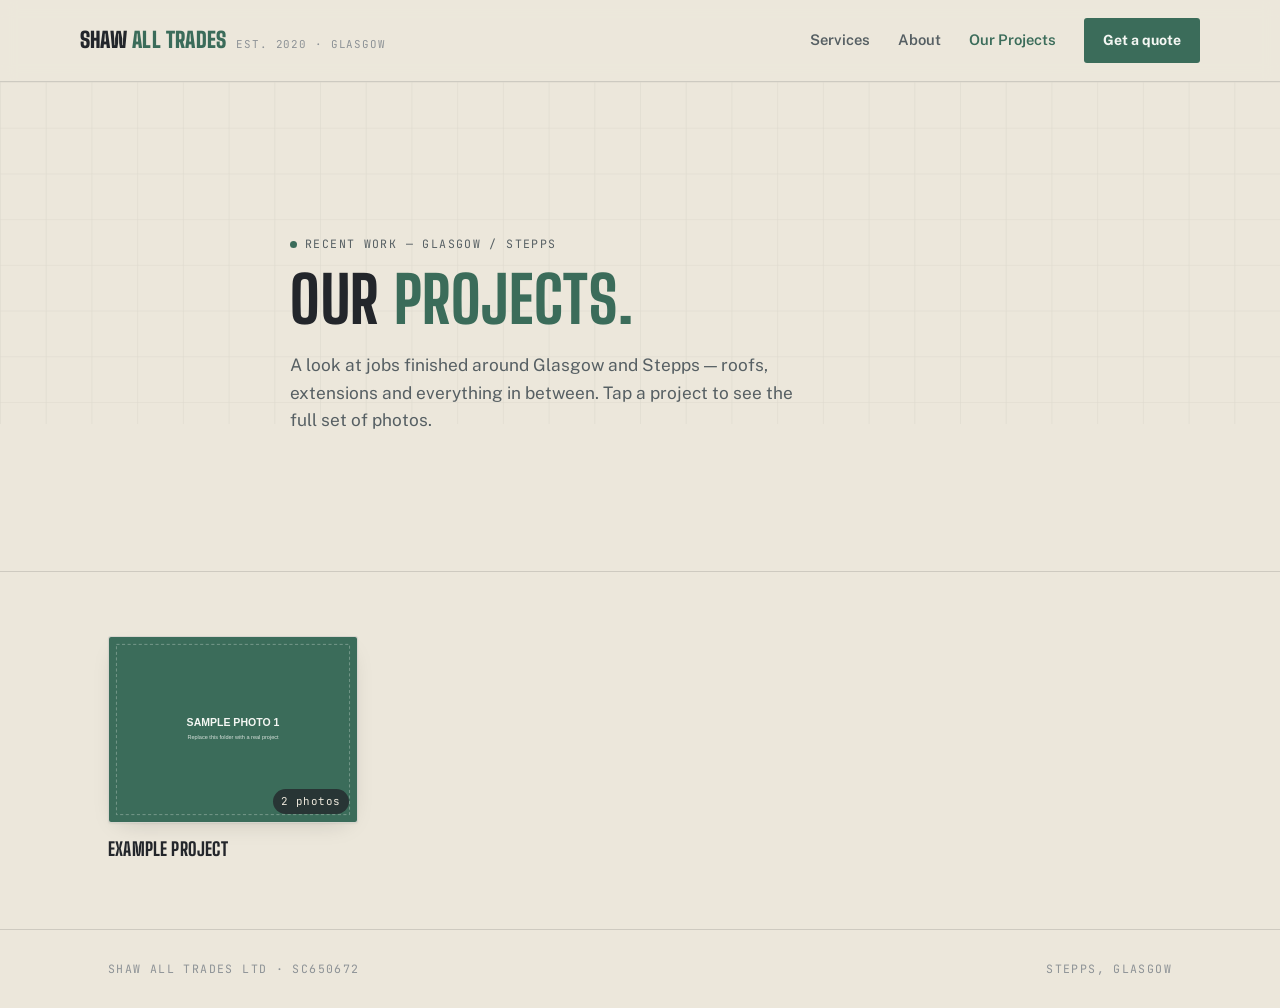
<file: our-projects.html>
<!doctype html>
<html lang="en">
<head>
<meta charset="utf-8">
<meta name="viewport" content="width=device-width, initial-scale=1">
<title>Our Projects — Shaw All Trades</title>
<meta name="description" content="Recent building, roofing and joinery work by Shaw All Trades in Glasgow and Stepps.">
<link rel="preconnect" href="https://fonts.googleapis.com">
<link rel="preconnect" href="https://fonts.gstatic.com" crossorigin>
<link href="https://fonts.googleapis.com/css2?family=Big+Shoulders+Display:wght@600;700;800;900&family=Public+Sans:ital,wght@0,400;0,500;0,600;0,700;1,400&family=JetBrains+Mono:wght@400;500;600&display=swap" rel="stylesheet">
<link rel="stylesheet" href="assets/site.css">
</head>
<body>

<header>
  <div class="wrap header-row">
    <a class="brand" href="index.html">
      <span class="brand-mark">Shaw <span>All Trades</span></span>
      <span class="brand-tag mono">EST. 2020 &middot; GLASGOW</span>
    </a>
    <nav>
      <a href="index.html#services">Services</a>
      <a href="index.html#about">About</a>
      <a href="our-projects.html" class="is-active">Our Projects</a>
      <a href="index.html#contact" class="btn btn-primary">Get a quote</a>
    </nav>
  </div>
</header>

<main id="top">

  <section class="hero">
    <svg class="hero-grid" viewBox="0 0 1120 300" preserveAspectRatio="none" aria-hidden="true">
      <defs>
        <pattern id="grid" width="40" height="40" patternUnits="userSpaceOnUse">
          <path d="M40 0H0V40" fill="none" stroke="var(--line)" stroke-width="1"/>
        </pattern>
      </defs>
      <rect width="1120" height="300" fill="url(#grid)"/>
    </svg>
    <div class="wrap hero-inner is-narrow">
      <div>
        <div class="eyebrow">
          <span class="eyebrow-dot"></span>
          <span class="label">Recent work &mdash; Glasgow / Stepps</span>
        </div>
        <h1>Our <em>projects.</em></h1>
        <p class="hero-sub">A look at jobs finished around Glasgow and Stepps &mdash; roofs, extensions and everything in between. Tap a project to see the full set of photos.</p>
      </div>
    </div>
  </section>

  <section id="projects">
    <div class="wrap">
      <div id="projects-grid" class="projects-grid" aria-live="polite">
        <div class="projects-empty">
          <span class="label">Loading&hellip;</span>
        </div>
      </div>
    </div>
  </section>

</main>

<footer>
  <div class="wrap footer-row">
    <span class="label mono">SHAW ALL TRADES LTD &middot; SC650672</span>
    <span class="label">Stepps, Glasgow</span>
  </div>
</footer>

<div class="lightbox" id="lightbox" role="dialog" aria-modal="true" aria-labelledby="lightbox-title">
  <div class="lightbox-head">
    <h2 class="lightbox-title" id="lightbox-title">Project</h2>
    <button class="lightbox-close" id="lightbox-close" aria-label="Close">&times;</button>
  </div>
  <div class="lightbox-body">
    <div class="lightbox-grid" id="lightbox-grid"></div>
  </div>
</div>

<script>
(function () {
  var grid = document.getElementById('projects-grid');
  var lightbox = document.getElementById('lightbox');
  var lightboxGrid = document.getElementById('lightbox-grid');
  var lightboxTitle = document.getElementById('lightbox-title');
  var closeBtn = document.getElementById('lightbox-close');
  var lastFocused = null;

  function isVideo(type) { return type === 'video'; }

  function titleCase(slug) {
    return slug.replace(/[-_]+/g, ' ').replace(/\b\w/g, function (c) { return c.toUpperCase(); });
  }

  function openLightbox(project) {
    lastFocused = document.activeElement;
    lightboxTitle.textContent = project.title || titleCase(project.slug);
    lightboxGrid.innerHTML = '';

    if (!project.media || !project.media.length) {
      var empty = document.createElement('p');
      empty.className = 'label';
      empty.textContent = 'No photos or videos in this project yet.';
      lightboxGrid.appendChild(empty);
    } else {
      project.media.forEach(function (item) {
        var wrap = document.createElement('div');
        wrap.className = 'lightbox-item';
        var el;
        if (isVideo(item.type)) {
          el = document.createElement('video');
          el.src = item.src;
          el.controls = true;
          el.preload = 'metadata';
        } else {
          el = document.createElement('img');
          el.src = item.src;
          el.alt = (project.title || titleCase(project.slug)) + ' photo';
          el.loading = 'lazy';
        }
        wrap.appendChild(el);
        lightboxGrid.appendChild(wrap);
      });
    }

    lightbox.classList.add('is-open');
    document.body.style.overflow = 'hidden';
    closeBtn.focus();
  }

  function closeLightbox() {
    lightbox.classList.remove('is-open');
    document.body.style.overflow = '';
    lightboxGrid.querySelectorAll('video').forEach(function (v) { v.pause(); });
    if (lastFocused) lastFocused.focus();
  }

  closeBtn.addEventListener('click', closeLightbox);
  lightbox.addEventListener('click', function (e) {
    if (e.target === lightbox) closeLightbox();
  });
  document.addEventListener('keydown', function (e) {
    if (e.key === 'Escape' && lightbox.classList.contains('is-open')) closeLightbox();
  });

  function renderThumb(project) {
    var thumbWrap = document.createElement('div');
    thumbWrap.className = 'project-thumb' + (project.thumbnail ? '' : ' is-empty');

    if (project.thumbnail) {
      var img = document.createElement('img');
      img.src = project.thumbnail;
      img.alt = (project.title || titleCase(project.slug)) + ' thumbnail';
      img.loading = 'lazy';
      thumbWrap.appendChild(img);
    } else {
      var placeholder = document.createElement('span');
      placeholder.className = 'label';
      placeholder.textContent = 'No image yet';
      thumbWrap.appendChild(placeholder);
    }

    if (project.media && project.media.length) {
      var photoCount = project.media.filter(function (m) { return m.type === 'image'; }).length;
      var videoCount = project.media.filter(function (m) { return m.type === 'video'; }).length;
      var parts = [];
      if (photoCount) parts.push(photoCount + (photoCount === 1 ? ' photo' : ' photos'));
      if (videoCount) parts.push(videoCount + (videoCount === 1 ? ' video' : ' videos'));
      if (parts.length) {
        var badge = document.createElement('span');
        badge.className = 'media-count';
        badge.textContent = parts.join(' · ');
        thumbWrap.appendChild(badge);
      }
    }

    return thumbWrap;
  }

  function render(projects) {
    grid.innerHTML = '';

    if (!projects || !projects.length) {
      var empty = document.createElement('div');
      empty.className = 'projects-empty';
      empty.innerHTML = '<span class="label">No projects yet</span><p>Create a folder under <code>projects/</code> named after the job and add photos or videos &mdash; it\'ll show up here automatically once it\'s uploaded.</p>';
      grid.appendChild(empty);
      return;
    }

    projects.forEach(function (project) {
      var card = document.createElement('button');
      card.type = 'button';
      card.className = 'project-card';
      card.appendChild(renderThumb(project));

      var meta = document.createElement('div');
      meta.className = 'project-meta';
      var title = document.createElement('span');
      title.className = 'project-title';
      title.textContent = project.title || titleCase(project.slug);
      meta.appendChild(title);
      card.appendChild(meta);

      card.addEventListener('click', function () { openLightbox(project); });
      grid.appendChild(card);
    });
  }

  fetch('assets/projects.json', { cache: 'no-store' })
    .then(function (res) {
      if (!res.ok) throw new Error('projects.json not found');
      return res.json();
    })
    .then(render)
    .catch(function () {
      grid.innerHTML = '<div class="projects-empty"><span class="label">Couldn\'t load projects</span><p>Make sure <code>assets/projects.json</code> exists &mdash; it\'s generated automatically when you add a project folder and push to GitHub.</p></div>';
    });
})();
</script>

</body>
</html>
</file>
<file: assets/site.css>
/* Shaw All Trades — shared site styles */

:root {
  --bg: #ECE7DB;
  --bg-raised: #F7F4EB;
  --bg-sunken: #E1DBCC;
  --ink: #23262B;
  --ink-soft: #565F63;
  --ink-faint: #8D9296;
  --line: rgba(35,38,43,0.15);
  --line-strong: rgba(35,38,43,0.32);
  --accent: #3B6C5A;
  --accent-strong: #2C5346;
  --accent-ink: #F4F7F3;
  --brass: #A9812D;
  --shadow: 0 1px 2px rgba(24,26,20,0.06), 0 8px 24px -12px rgba(24,26,20,0.22);
  --radius: 3px;
  color-scheme: light;
}

@media (prefers-color-scheme: dark) {
  :root:not([data-theme="light"]) {
    --bg: #1B1E20;
    --bg-raised: #232729;
    --bg-sunken: #17191B;
    --ink: #ECE8DE;
    --ink-soft: #A2A9AC;
    --ink-faint: #6D7477;
    --line: rgba(236,232,222,0.14);
    --line-strong: rgba(236,232,222,0.28);
    --accent: #6EA88F;
    --accent-strong: #8CC0A7;
    --accent-ink: #0E1A15;
    --brass: #D8B65E;
    --shadow: 0 1px 2px rgba(0,0,0,0.3), 0 12px 28px -14px rgba(0,0,0,0.6);
    color-scheme: dark;
  }
}

:root[data-theme="dark"] {
  --bg: #1B1E20;
  --bg-raised: #232729;
  --bg-sunken: #17191B;
  --ink: #ECE8DE;
  --ink-soft: #A2A9AC;
  --ink-faint: #6D7477;
  --line: rgba(236,232,222,0.14);
  --line-strong: rgba(236,232,222,0.28);
  --accent: #6EA88F;
  --accent-strong: #8CC0A7;
  --accent-ink: #0E1A15;
  --brass: #D8B65E;
  --shadow: 0 1px 2px rgba(0,0,0,0.3), 0 12px 28px -14px rgba(0,0,0,0.6);
  color-scheme: dark;
}

* { box-sizing: border-box; }

html { background: var(--bg); }

body {
  margin: 0;
  background: var(--bg);
  color: var(--ink);
  font-family: 'Public Sans', ui-sans-serif, system-ui, sans-serif;
  font-size: 16px;
  line-height: 1.6;
  -webkit-font-smoothing: antialiased;
}

h1, h2, h3 {
  font-family: 'Big Shoulders Display', 'Arial Narrow', sans-serif;
  text-transform: uppercase;
  font-weight: 800;
  letter-spacing: 0.01em;
  line-height: 0.92;
  text-wrap: balance;
  margin: 0;
  color: var(--ink);
}

.mono { font-family: 'JetBrains Mono', ui-monospace, monospace; }

.label {
  font-family: 'JetBrains Mono', ui-monospace, monospace;
  font-size: 0.72rem;
  letter-spacing: 0.12em;
  text-transform: uppercase;
  color: var(--ink-soft);
}

a { color: inherit; }

.wrap { max-width: 1120px; margin: 0 auto; padding: 0 28px; }

/* ---------- header ---------- */

header {
  position: sticky;
  top: 0;
  z-index: 20;
  background: color-mix(in srgb, var(--bg) 88%, transparent);
  backdrop-filter: blur(8px);
  border-bottom: 1px solid var(--line);
}

.header-row {
  display: flex;
  align-items: center;
  justify-content: space-between;
  gap: 16px;
  padding: 18px 0;
}

.brand { display: flex; align-items: baseline; gap: 10px; text-decoration: none; }

.brand-mark {
  font-family: 'Big Shoulders Display', sans-serif;
  font-weight: 900;
  font-size: 1.35rem;
  text-transform: uppercase;
  letter-spacing: 0.01em;
}

.brand-mark span { color: var(--accent); }

.brand-tag {
  font-family: 'JetBrains Mono', monospace;
  font-size: 0.68rem;
  color: var(--ink-faint);
  letter-spacing: 0.08em;
  display: none;
}

@media (min-width: 640px) { .brand-tag { display: inline; } }

nav { display: flex; align-items: center; gap: 28px; }

nav a:not(.btn) {
  text-decoration: none;
  font-size: 0.92rem;
  font-weight: 600;
  color: var(--ink-soft);
  display: none;
}

@media (min-width: 780px) { nav a:not(.btn) { display: inline; } }

nav a:not(.btn):hover { color: var(--ink); }
nav a.is-active:not(.btn) { color: var(--accent); display: inline; }

.btn {
  font-family: 'Public Sans', sans-serif;
  font-weight: 700;
  font-size: 0.88rem;
  text-decoration: none;
  padding: 10px 18px;
  border-radius: var(--radius);
  border: 1px solid transparent;
  display: inline-flex;
  align-items: center;
  gap: 8px;
  transition: transform 0.15s ease, box-shadow 0.15s ease;
  cursor: pointer;
}

.btn-primary { background: var(--accent); color: var(--accent-ink); }
.btn-primary:hover { transform: translateY(-1px); box-shadow: var(--shadow); }

.btn-ghost { border-color: var(--line-strong); color: var(--ink); background: transparent; }
.btn-ghost:hover { border-color: var(--accent); color: var(--accent); }

/* ---------- hero ---------- */

.hero { position: relative; overflow: hidden; border-bottom: 1px solid var(--line); }

.hero-grid { position: absolute; inset: 0; z-index: 0; opacity: 0.5; pointer-events: none; }

.hero-inner {
  position: relative;
  z-index: 1;
  padding: 64px 0 56px;
  display: grid;
  grid-template-columns: 1fr;
  gap: 32px;
}

@media (min-width: 900px) {
  .hero-inner { grid-template-columns: 1.15fr 0.85fr; align-items: center; padding: 84px 0 72px; }
}

.hero-inner.is-narrow { grid-template-columns: 1fr; max-width: 70ch; }

.eyebrow { display: inline-flex; align-items: center; gap: 8px; margin-bottom: 18px; }

.eyebrow-dot { width: 7px; height: 7px; border-radius: 50%; background: var(--accent); }

.hero h1 { font-size: clamp(2.4rem, 5.6vw, 4rem); }
.hero h1 em { font-style: normal; color: var(--accent); }

.hero-sub { margin: 22px 0 0; max-width: 46ch; font-size: 1.08rem; color: var(--ink-soft); }

.hero-actions { margin-top: 30px; display: flex; flex-wrap: wrap; gap: 12px; }

.roofline { width: 100%; height: auto; display: block; }

.roofline-card {
  background: var(--bg-raised);
  border: 1px solid var(--line);
  border-radius: var(--radius);
  padding: 24px;
  box-shadow: var(--shadow);
}

.roofline-caption { margin-top: 14px; display: flex; justify-content: space-between; font-size: 0.72rem; }

/* ---------- stat strip ---------- */

.stats { border-bottom: 1px solid var(--line); background: var(--bg-sunken); }

.stats-row { display: grid; grid-template-columns: repeat(2, 1fr); gap: 1px; background: var(--line); }

@media (min-width: 700px) { .stats-row { grid-template-columns: repeat(4, 1fr); } }

.stat { background: var(--bg-sunken); padding: 20px 22px; }

.stat-value {
  font-family: 'Big Shoulders Display', sans-serif;
  font-weight: 800;
  font-size: 1.7rem;
  color: var(--accent);
  line-height: 1;
}

.stat-label { margin-top: 6px; }

/* ---------- sections ---------- */

section { padding: 64px 0; }

.section-head { display: flex; flex-direction: column; gap: 10px; margin-bottom: 36px; max-width: 60ch; }

.section-head h2 { font-size: clamp(1.8rem, 3.4vw, 2.5rem); }

.section-head p { color: var(--ink-soft); margin: 0; }

/* services */

.services-grid { display: grid; grid-template-columns: 1fr; gap: 18px; }

@media (min-width: 700px) { .services-grid { grid-template-columns: repeat(2, 1fr); } }

.service-card {
  background: var(--bg-raised);
  border: 1px solid var(--line);
  border-radius: var(--radius);
  padding: 26px 26px 24px;
  position: relative;
  transition: border-color 0.15s ease, transform 0.15s ease;
}

.service-card:hover { border-color: var(--line-strong); transform: translateY(-2px); }

.service-tag { display: inline-block; margin-bottom: 14px; }

.service-card h3 { font-size: 1.3rem; margin-bottom: 10px; }

.service-card p { color: var(--ink-soft); margin: 0; font-size: 0.95rem; }

/* about */

.about { background: var(--bg-sunken); border-top: 1px solid var(--line); border-bottom: 1px solid var(--line); }

.about-grid { display: grid; grid-template-columns: 1fr; gap: 36px; }

@media (min-width: 860px) { .about-grid { grid-template-columns: 1.2fr 0.8fr; } }

.about-copy p { color: var(--ink-soft); max-width: 56ch; }

.about-copy p + p { margin-top: 14px; }

.cert-card { background: var(--bg-raised); border: 1px solid var(--line); border-radius: var(--radius); padding: 22px; }

.cert-row {
  display: flex;
  justify-content: space-between;
  align-items: baseline;
  padding: 11px 0;
  border-bottom: 1px solid var(--line);
  gap: 12px;
}

.cert-row:last-child { border-bottom: none; }

.cert-row .label { color: var(--ink-faint); }

.cert-row .value { font-family: 'JetBrains Mono', monospace; font-size: 0.85rem; text-align: right; }

/* area */

.area-list { display: flex; flex-wrap: wrap; gap: 10px; margin-top: 8px; }

.area-chip {
  font-family: 'JetBrains Mono', monospace;
  font-size: 0.82rem;
  padding: 8px 14px;
  border: 1px solid var(--line-strong);
  border-radius: 999px;
  color: var(--ink-soft);
}

.area-chip.is-base { border-color: var(--accent); color: var(--accent); font-weight: 600; }

/* contact */

.contact { display: grid; grid-template-columns: 1fr; gap: 20px; }

@media (min-width: 780px) { .contact { grid-template-columns: 1.1fr 0.9fr; } }

.contact-card { background: var(--bg-raised); border: 1px solid var(--line); border-radius: var(--radius); padding: 32px; box-shadow: var(--shadow); }

.contact-card h2 { font-size: clamp(1.7rem, 3vw, 2.2rem); margin-bottom: 12px; }

.contact-card p { color: var(--ink-soft); max-width: 44ch; }

.contact-links { margin-top: 24px; display: flex; flex-direction: column; gap: 14px; }

.contact-link {
  display: flex;
  align-items: center;
  justify-content: space-between;
  text-decoration: none;
  padding: 14px 16px;
  border: 1px solid var(--line-strong);
  border-radius: var(--radius);
  font-weight: 600;
  transition: border-color 0.15s ease, background 0.15s ease;
}

.contact-link:hover { border-color: var(--accent); background: color-mix(in srgb, var(--accent) 8%, transparent); }

.contact-link .arrow { color: var(--accent); font-family: 'JetBrains Mono', monospace; }

.contact-note {
  background: var(--bg-sunken);
  border: 1px dashed var(--line-strong);
  border-radius: var(--radius);
  padding: 20px;
  font-size: 0.88rem;
  color: var(--ink-soft);
}

.contact-note strong { color: var(--ink); }

/* ---------- projects grid ---------- */

.projects-grid {
  display: grid;
  grid-template-columns: repeat(auto-fill, minmax(240px, 1fr));
  gap: 22px;
}

.project-card {
  background: none;
  border: none;
  padding: 0;
  font: inherit;
  color: inherit;
  text-align: left;
  cursor: pointer;
  display: flex;
  flex-direction: column;
  gap: 12px;
}

.project-thumb {
  aspect-ratio: 4 / 3;
  border-radius: var(--radius);
  border: 1px solid var(--line);
  background: var(--bg-raised);
  overflow: hidden;
  position: relative;
  box-shadow: var(--shadow);
  transition: transform 0.15s ease, border-color 0.15s ease;
}

.project-card:hover .project-thumb,
.project-card:focus-visible .project-thumb {
  transform: translateY(-3px);
  border-color: var(--accent);
}

.project-thumb img,
.project-thumb video {
  width: 100%;
  height: 100%;
  object-fit: cover;
  display: block;
}

.project-thumb.is-empty {
  display: flex;
  align-items: center;
  justify-content: center;
  color: var(--ink-faint);
}

.project-thumb .media-count {
  position: absolute;
  right: 8px;
  bottom: 8px;
  background: color-mix(in srgb, var(--ink) 78%, transparent);
  color: var(--bg);
  font-family: 'JetBrains Mono', monospace;
  font-size: 0.68rem;
  padding: 4px 8px;
  border-radius: 999px;
  letter-spacing: 0.04em;
}

.project-meta { display: flex; flex-direction: column; gap: 4px; }

.project-title {
  font-family: 'Big Shoulders Display', sans-serif;
  font-weight: 800;
  text-transform: uppercase;
  font-size: 1.15rem;
  letter-spacing: 0.01em;
}

.projects-empty {
  grid-column: 1 / -1;
  border: 1px dashed var(--line-strong);
  border-radius: var(--radius);
  padding: 40px 28px;
  text-align: center;
  color: var(--ink-soft);
}

.projects-empty p { max-width: 48ch; margin: 10px auto 0; }

/* ---------- lightbox ---------- */

.lightbox {
  position: fixed;
  inset: 0;
  z-index: 100;
  background: color-mix(in srgb, var(--bg-sunken) 92%, black 20%);
  display: none;
  flex-direction: column;
}

.lightbox.is-open { display: flex; }

.lightbox-head {
  display: flex;
  align-items: center;
  justify-content: space-between;
  padding: 18px 24px;
  border-bottom: 1px solid var(--line);
  gap: 16px;
}

.lightbox-title { font-size: 1.3rem; }

.lightbox-close {
  background: var(--bg-raised);
  border: 1px solid var(--line-strong);
  border-radius: var(--radius);
  width: 38px;
  height: 38px;
  display: inline-flex;
  align-items: center;
  justify-content: center;
  font-size: 1.1rem;
  cursor: pointer;
  color: var(--ink);
  flex: none;
}

.lightbox-close:hover { border-color: var(--accent); color: var(--accent); }

.lightbox-body {
  flex: 1;
  overflow-y: auto;
  padding: 28px 24px 60px;
}

.lightbox-grid {
  max-width: 1000px;
  margin: 0 auto;
  display: grid;
  grid-template-columns: 1fr;
  gap: 20px;
}

@media (min-width: 720px) { .lightbox-grid { grid-template-columns: 1fr 1fr; } }

.lightbox-item {
  border-radius: var(--radius);
  overflow: hidden;
  border: 1px solid var(--line);
  background: var(--bg-raised);
  box-shadow: var(--shadow);
}

.lightbox-item img,
.lightbox-item video {
  width: 100%;
  height: auto;
  display: block;
}

/* ---------- footer ---------- */

footer { border-top: 1px solid var(--line); padding: 30px 0; }

.footer-row { display: flex; flex-wrap: wrap; justify-content: space-between; gap: 12px; align-items: center; }

.footer-row .label { color: var(--ink-faint); }

@media (prefers-reduced-motion: reduce) {
  * { transition: none !important; animation: none !important; }
}
</file>
